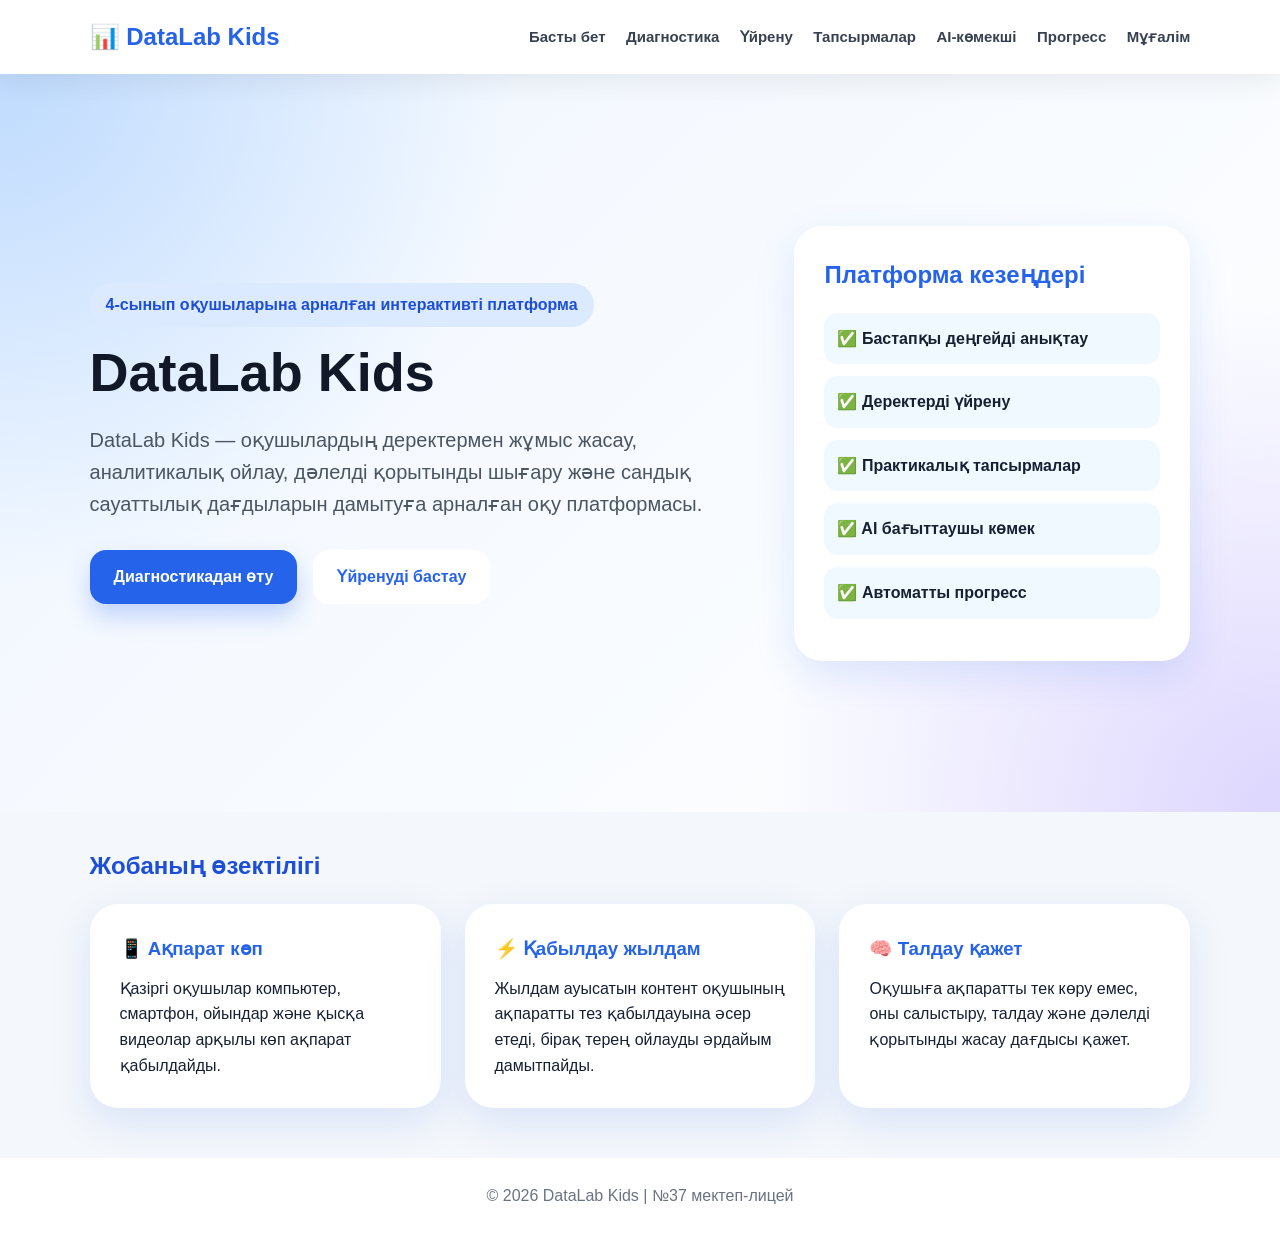
<file: index.html>
<!DOCTYPE html>
<html lang="kk">
<head>
  <meta charset="UTF-8" />
  <meta name="viewport" content="width=device-width, initial-scale=1.0" />
  <title>DataLab Kids | Басты бет</title>
  <link rel="stylesheet" href="css/style.css" />
</head>
<body>

<header class="navbar">
  <div class="logo">📊 DataLab Kids</div>
  <nav>
    <a href="index.html">Басты бет</a>
    <a href="diagnostic.html">Диагностика</a>
    <a href="learn.html">Үйрену</a>
    <a href="tasks.html">Тапсырмалар</a>
    <a href="ai-helper.html">AI-көмекші</a>
    <a href="progress.html">Прогресс</a>
    <a href="teacher.html">Мұғалім</a>
  </nav>
</header>

<section class="hero">
  <div class="hero-content">
    <span class="badge">4-сынып оқушыларына арналған интерактивті платформа</span>
    <h1>DataLab Kids</h1>
    <p>
      DataLab Kids — оқушылардың деректермен жұмыс жасау, аналитикалық ойлау,
      дәлелді қорытынды шығару және сандық сауаттылық дағдыларын дамытуға арналған оқу платформасы.
    </p>

    <div class="hero-buttons">
      <a href="diagnostic.html" class="btn primary">Диагностикадан өту</a>
      <a href="learn.html" class="btn secondary">Үйренуді бастау</a>
    </div>
  </div>

  <div class="hero-card">
    <h3>Платформа кезеңдері</h3>
    <div class="check">✅ Бастапқы деңгейді анықтау</div>
    <div class="check">✅ Деректерді үйрену</div>
    <div class="check">✅ Практикалық тапсырмалар</div>
    <div class="check">✅ AI бағыттаушы көмек</div>
    <div class="check">✅ Автоматты прогресс</div>
  </div>
</section>

<section class="problem-section">
  <h2>Жобаның өзектілігі</h2>
  <div class="cards-3">
    <div class="info-card">
      <h3>📱 Ақпарат көп</h3>
      <p>
        Қазіргі оқушылар компьютер, смартфон, ойындар және қысқа видеолар арқылы
        көп ақпарат қабылдайды.
      </p>
    </div>

    <div class="info-card">
      <h3>⚡ Қабылдау жылдам</h3>
      <p>
        Жылдам ауысатын контент оқушының ақпаратты тез қабылдауына әсер етеді,
        бірақ терең ойлауды әрдайым дамытпайды.
      </p>
    </div>

    <div class="info-card">
      <h3>🧠 Талдау қажет</h3>
      <p>
        Оқушыға ақпаратты тек көру емес, оны салыстыру, талдау және дәлелді қорытынды
        жасау дағдысы қажет.
      </p>
    </div>
  </div>
</section>


<footer>
  <p>© 2026 DataLab Kids | №37 мектеп-лицей</p>
</footer>

</body>
</html>
</file>
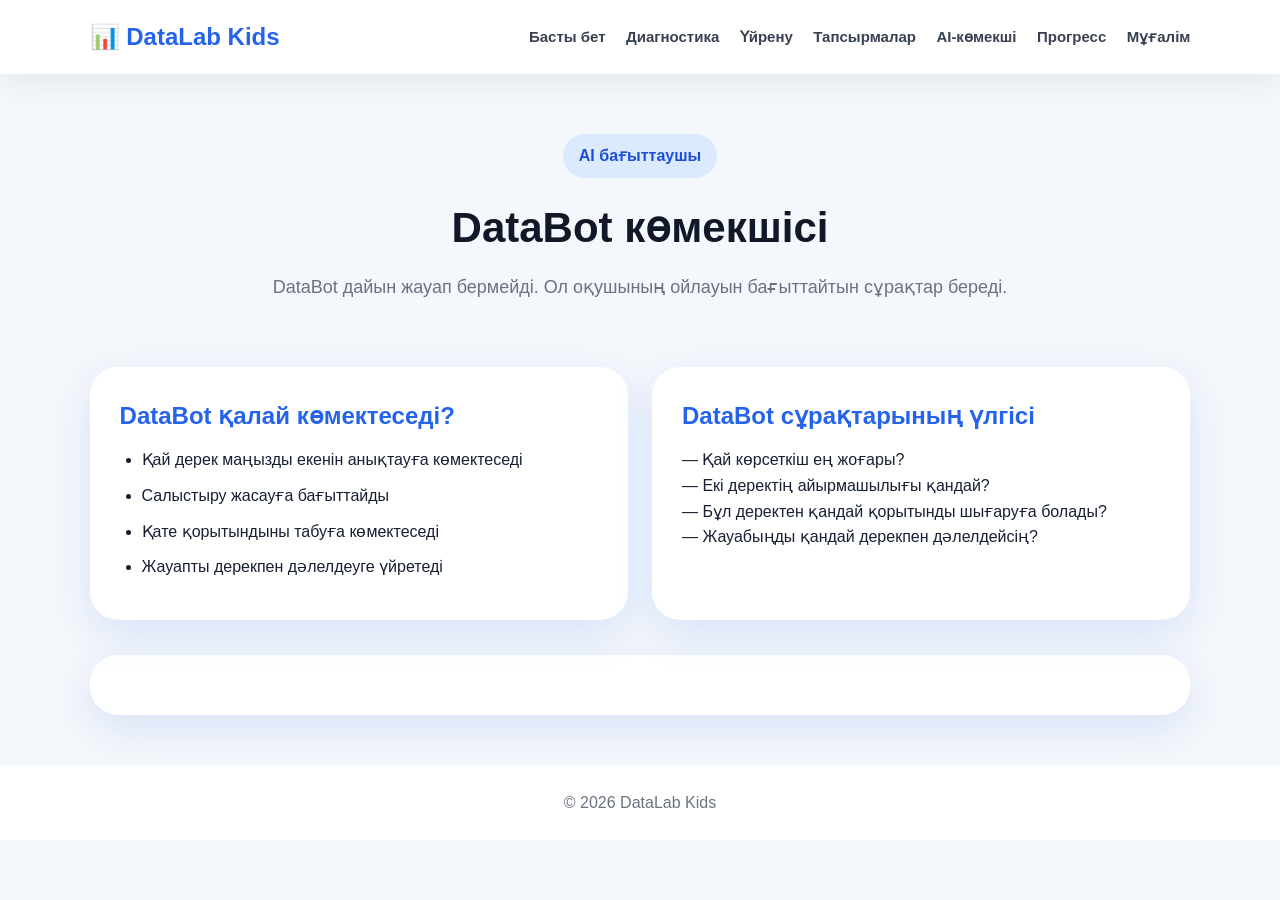
<file: ai-helper.html>
<!DOCTYPE html>
<html lang="kk">
<head>
  <meta charset="UTF-8" />
  <meta name="viewport" content="width=device-width, initial-scale=1.0" />
  <title>DataLab Kids | AI-көмекші</title>
  <link rel="stylesheet" href="css/style.css" />
</head>
<body>

<header class="navbar">
  <div class="logo">📊 DataLab Kids</div>
  <nav>
    <a href="index.html">Басты бет</a>
    <a href="diagnostic.html">Диагностика</a>
    <a href="learn.html">Үйрену</a>
    <a href="tasks.html">Тапсырмалар</a>
    <a href="ai-helper.html">AI-көмекші</a>
    <a href="progress.html">Прогресс</a>
    <a href="teacher.html">Мұғалім</a>
  </nav>
</header>

<section class="page-head">
  <span class="badge">AI бағыттаушы</span>
  <h1>DataBot көмекшісі</h1>
  <p>
    DataBot дайын жауап бермейді. Ол оқушының ойлауын бағыттайтын сұрақтар береді.
  </p>
</section>

<section class="content-grid">
  <div class="info-card big">
    <h2>DataBot қалай көмектеседі?</h2>
    <ul class="nice-list">
      <li>Қай дерек маңызды екенін анықтауға көмектеседі</li>
      <li>Салыстыру жасауға бағыттайды</li>
      <li>Қате қорытындыны табуға көмектеседі</li>
      <li>Жауапты дерекпен дәлелдеуге үйретеді</li>
    </ul>
  </div>

  <div class="info-card big">
    <h2>DataBot сұрақтарының үлгісі</h2>
    <p>— Қай көрсеткіш ең жоғары?</p>
    <p>— Екі деректің айырмашылығы қандай?</p>
    <p>— Бұл деректен қандай қорытынды шығаруға болады?</p>
    <p>— Жауабыңды қандай дерекпен дәлелдейсің?</p>
  </div>
</section>

<section class="bot-area">


  <!-- Elfsight AI Chatbot | Untitled AI Chatbot -->
<script src="https://elfsightcdn.com/platform.js" async></script>
<div class="elfsight-app-5457853e-b808-4b36-85d2-f003d47eeeaa" data-elfsight-app-lazy></div>
</section>

<footer>
  <p>© 2026 DataLab Kids</p>
</footer>

</body>
</html>
</file>
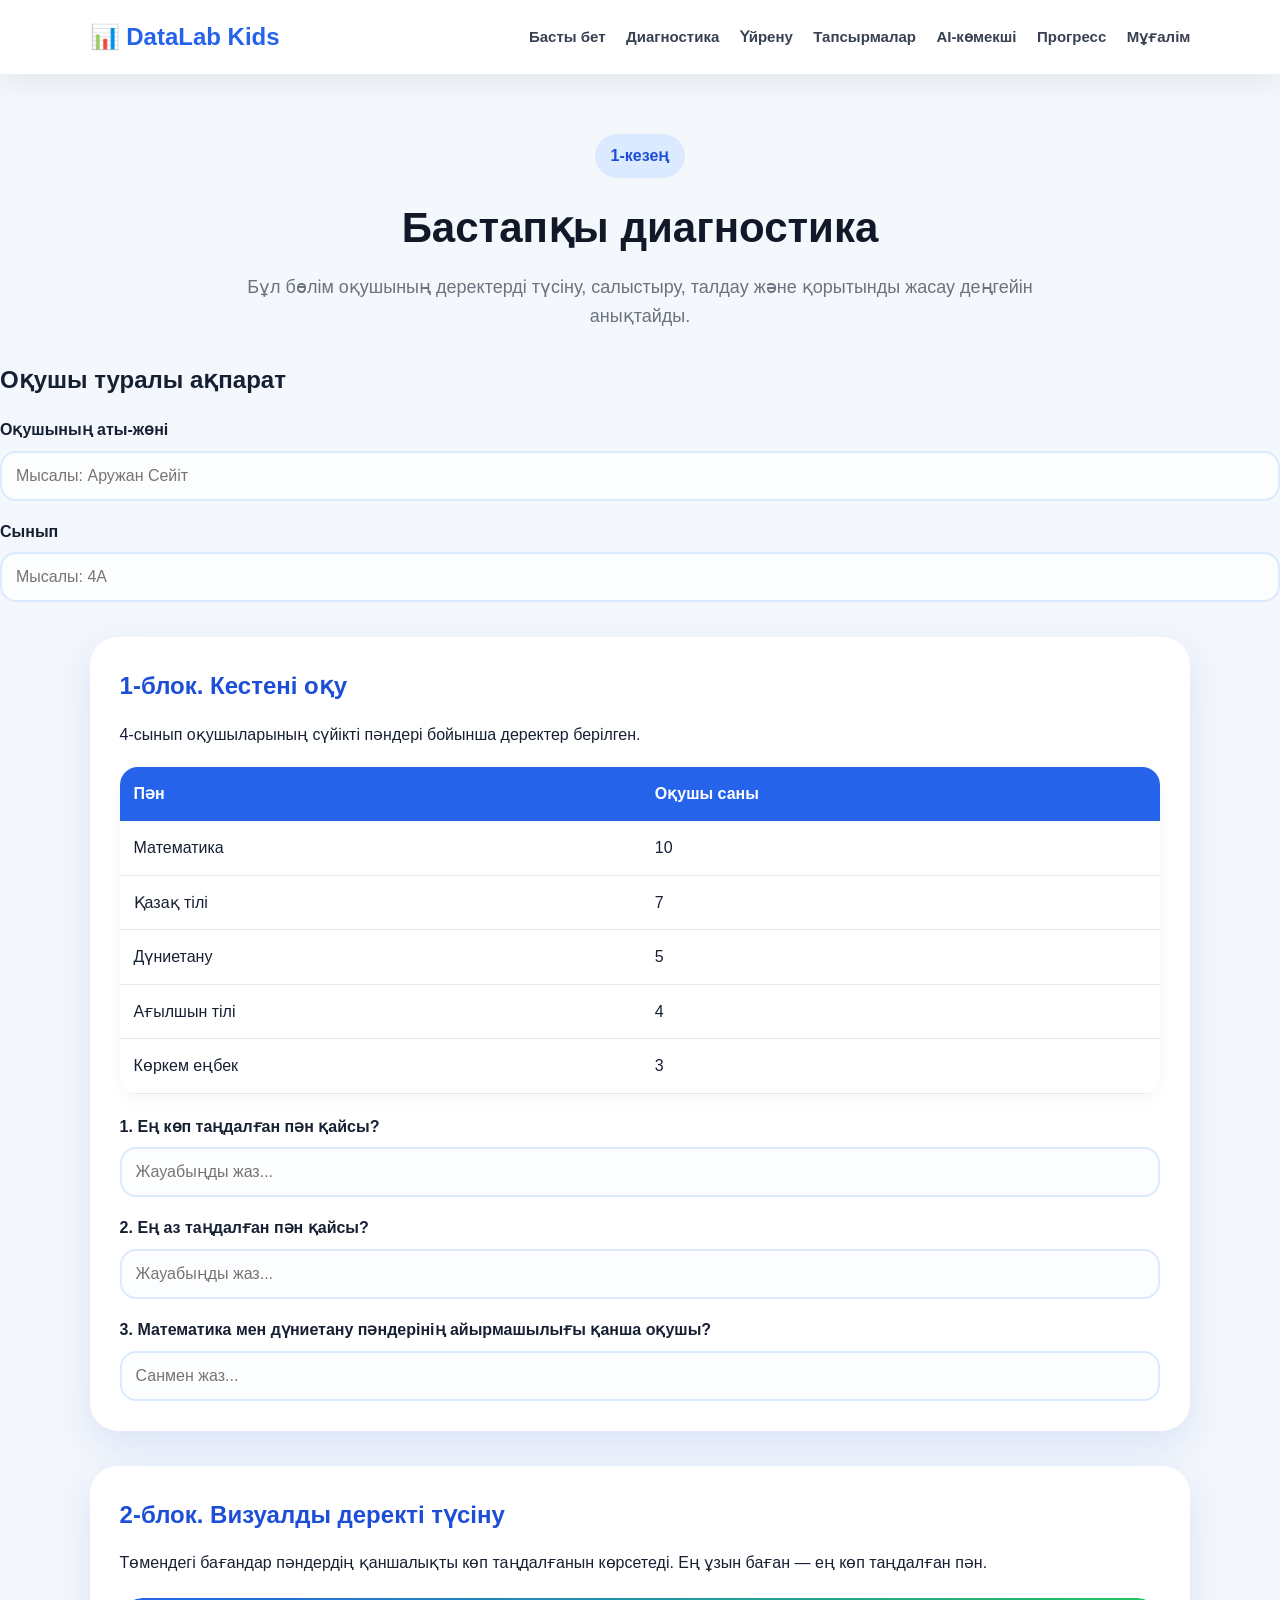
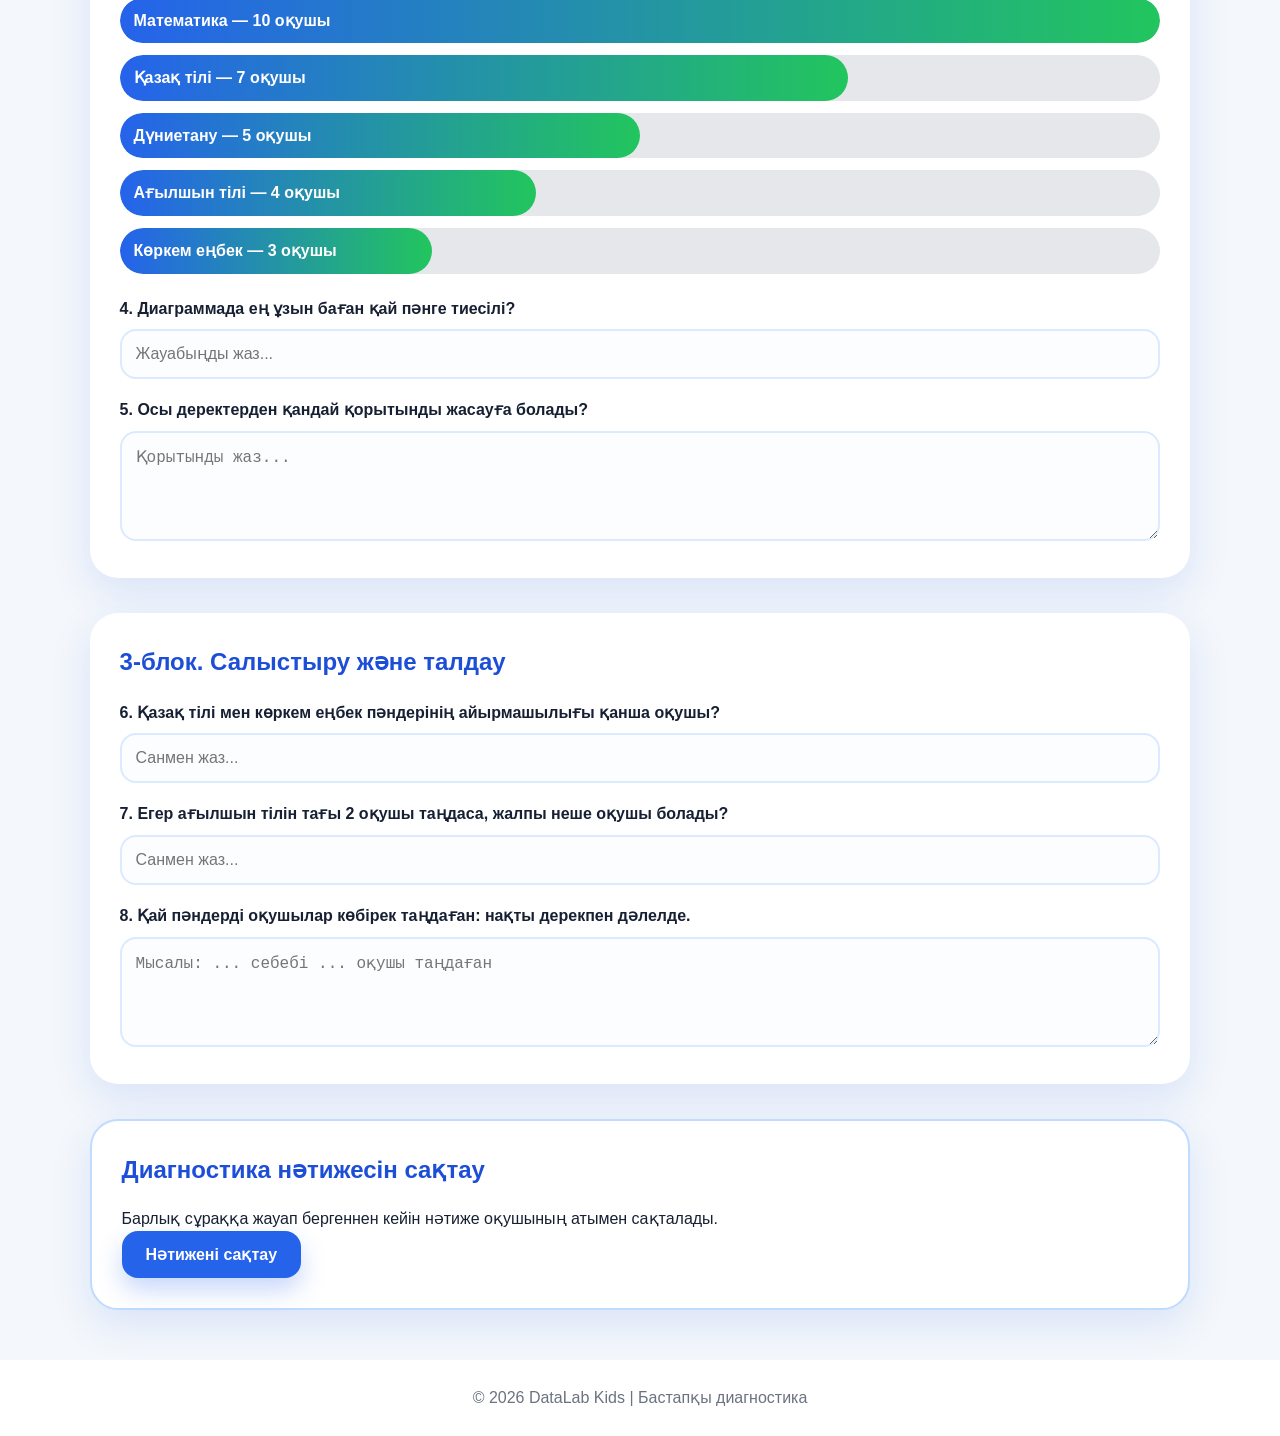
<file: diagnostic.html>
<!DOCTYPE html>
<html lang="kk">
<head>
  <meta charset="UTF-8" />
  <meta name="viewport" content="width=device-width, initial-scale=1.0" />
  <title>DataLab Kids | Диагностика</title>
  <link rel="stylesheet" href="css/style.css" />
</head>
<body>

<header class="navbar">
  <div class="logo">📊 DataLab Kids</div>
  <nav>
    <a href="index.html">Басты бет</a>
    <a href="diagnostic.html">Диагностика</a>
    <a href="learn.html">Үйрену</a>
    <a href="tasks.html">Тапсырмалар</a>
    <a href="ai-helper.html">AI-көмекші</a>
    <a href="progress.html">Прогресс</a>
    <a href="teacher.html">Мұғалім</a>
  </nav>
</header>

<section class="page-head">
  <span class="badge">1-кезең</span>
  <h1>Бастапқы диагностика</h1>
  <p>
    Бұл бөлім оқушының деректерді түсіну, салыстыру, талдау және қорытынды жасау
    деңгейін анықтайды.
  </p>
</section>

<section class="student-box">
  <h2>Оқушы туралы ақпарат</h2>

  <label>Оқушының аты-жөні</label>
  <input id="studentName" type="text" placeholder="Мысалы: Аружан Сейіт" />

  <label>Сынып</label>
  <input id="studentClass" type="text" placeholder="Мысалы: 4А" />
</section>

<section class="task-card">
  <h2>1-блок. Кестені оқу</h2>
  <p>4-сынып оқушыларының сүйікті пәндері бойынша деректер берілген.</p>

  <table>
    <tr>
      <th>Пән</th>
      <th>Оқушы саны</th>
    </tr>
    <tr>
      <td>Математика</td>
      <td>10</td>
    </tr>
    <tr>
      <td>Қазақ тілі</td>
      <td>7</td>
    </tr>
    <tr>
      <td>Дүниетану</td>
      <td>5</td>
    </tr>
    <tr>
      <td>Ағылшын тілі</td>
      <td>4</td>
    </tr>
    <tr>
      <td>Көркем еңбек</td>
      <td>3</td>
    </tr>
  </table>

  <label>1. Ең көп таңдалған пән қайсы?</label>
  <input id="d1" type="text" placeholder="Жауабыңды жаз..." />

  <label>2. Ең аз таңдалған пән қайсы?</label>
  <input id="d2" type="text" placeholder="Жауабыңды жаз..." />

  <label>3. Математика мен дүниетану пәндерінің айырмашылығы қанша оқушы?</label>
  <input id="d3" type="text" placeholder="Санмен жаз..." />
</section>

<section class="task-card">
  <h2>2-блок. Визуалды деректі түсіну</h2>
  <p>
    Төмендегі бағандар пәндердің қаншалықты көп таңдалғанын көрсетеді.
    Ең ұзын баған — ең көп таңдалған пән.
  </p>

  <div class="visual-bars">
    <div><span style="width:100%">Математика — 10 оқушы</span></div>
    <div><span style="width:70%">Қазақ тілі — 7 оқушы</span></div>
    <div><span style="width:50%">Дүниетану — 5 оқушы</span></div>
    <div><span style="width:40%">Ағылшын тілі — 4 оқушы</span></div>
    <div><span style="width:30%">Көркем еңбек — 3 оқушы</span></div>
  </div>

  <label>4. Диаграммада ең ұзын баған қай пәнге тиесілі?</label>
  <input id="d4" type="text" placeholder="Жауабыңды жаз..." />

  <label>5. Осы деректерден қандай қорытынды жасауға болады?</label>
  <textarea id="d5" placeholder="Қорытынды жаз..."></textarea>
</section>

<section class="task-card">
  <h2>3-блок. Салыстыру және талдау</h2>

  <label>6. Қазақ тілі мен көркем еңбек пәндерінің айырмашылығы қанша оқушы?</label>
  <input id="d6" type="text" placeholder="Санмен жаз..." />

  <label>7. Егер ағылшын тілін тағы 2 оқушы таңдаса, жалпы неше оқушы болады?</label>
  <input id="d7" type="text" placeholder="Санмен жаз..." />

  <label>8. Қай пәндерді оқушылар көбірек таңдаған: нақты дерекпен дәлелде.</label>
  <textarea id="d8" placeholder="Мысалы: ... себебі ... оқушы таңдаған"></textarea>
</section>

<section class="task-card final-card">
  <h2>Диагностика нәтижесін сақтау</h2>
  <p>
    Барлық сұраққа жауап бергеннен кейін нәтиже оқушының атымен сақталады.
  </p>

  <button class="btn primary" onclick="checkDiagnostic()">Нәтижені сақтау</button>

  <div id="diagnosticResult" class="result-box"></div>
</section>

<footer>
  <p>© 2026 DataLab Kids | Бастапқы диагностика</p>
</footer>

<script src="js/app.js"></script>
</body>
</html>
</file>
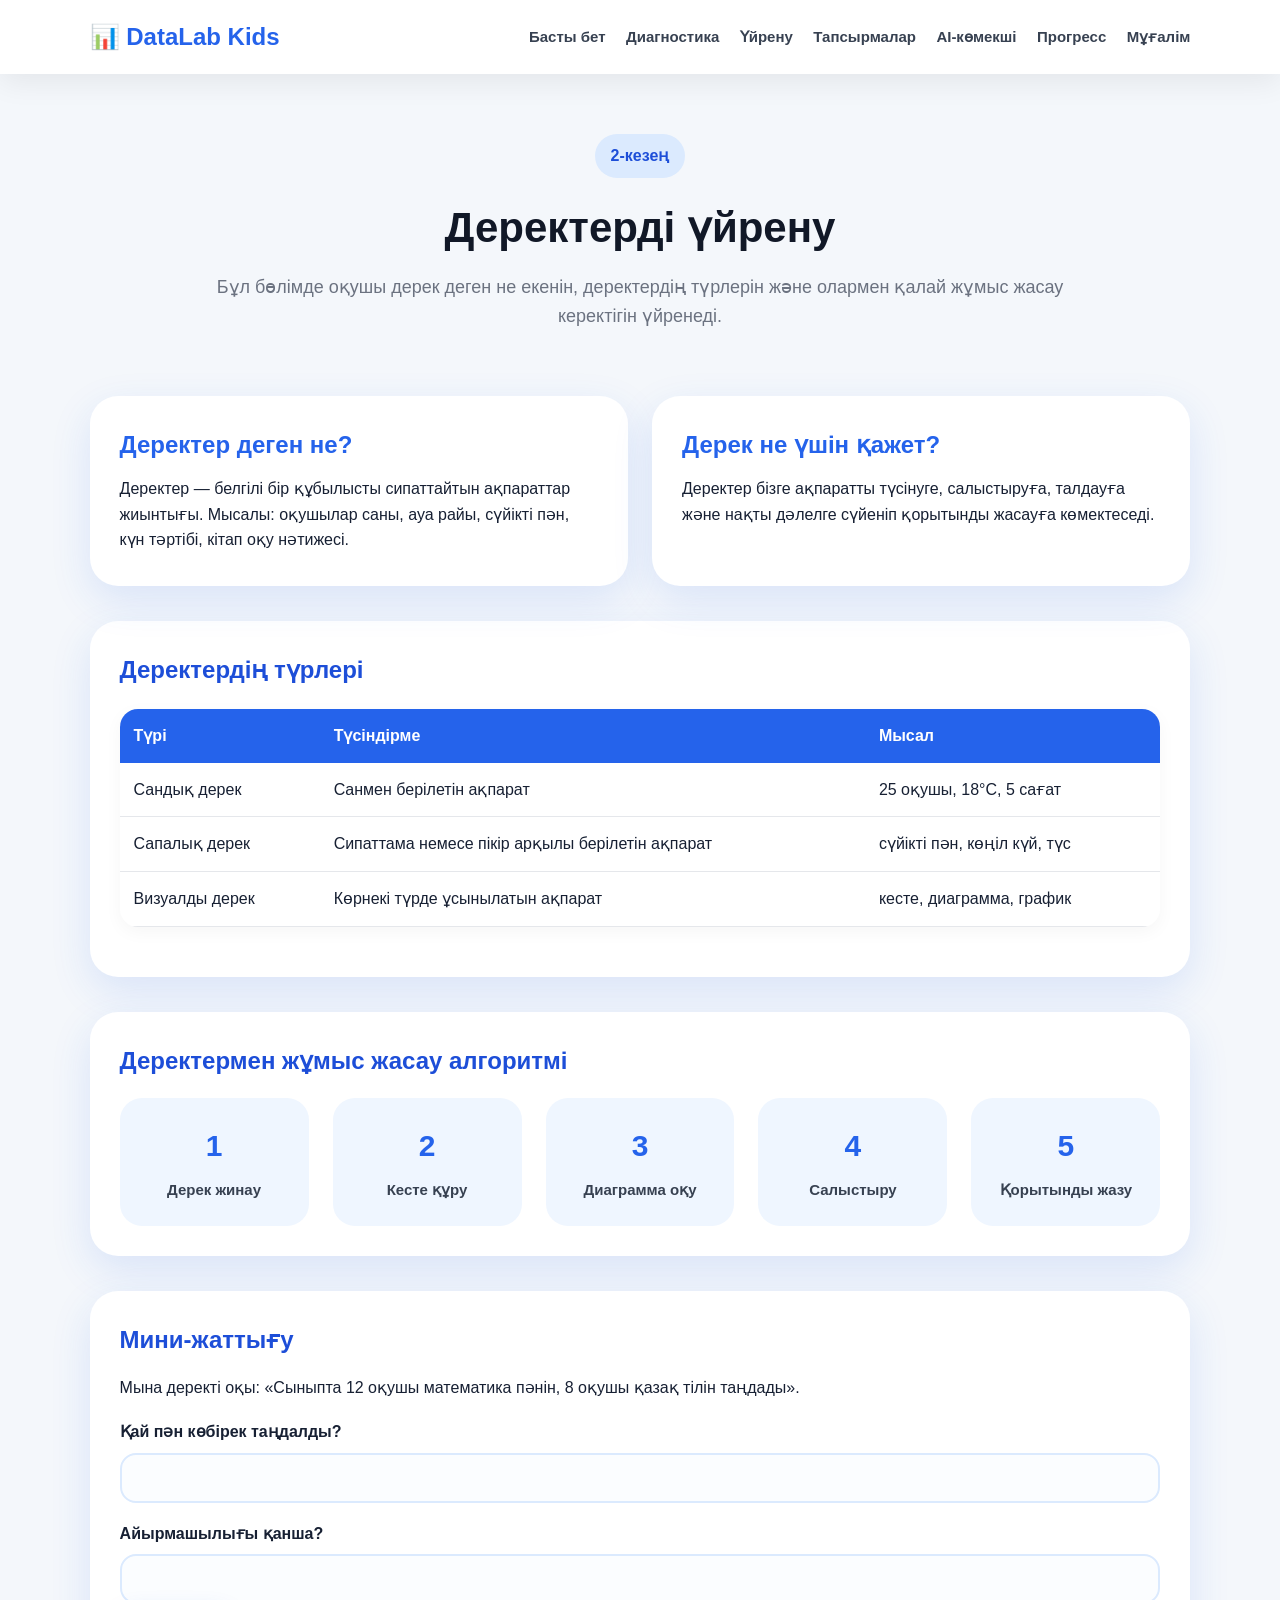
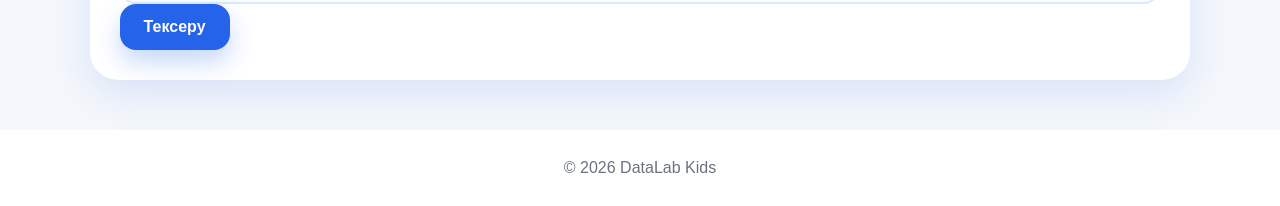
<file: learn.html>
<!DOCTYPE html>
<html lang="kk">
<head>
  <meta charset="UTF-8" />
  <meta name="viewport" content="width=device-width, initial-scale=1.0" />
  <title>DataLab Kids | Деректерді үйрену</title>
  <link rel="stylesheet" href="css/style.css" />
</head>
<body>

<header class="navbar">
  <div class="logo">📊 DataLab Kids</div>
  <nav>
    <a href="index.html">Басты бет</a>
    <a href="diagnostic.html">Диагностика</a>
    <a href="learn.html">Үйрену</a>
    <a href="tasks.html">Тапсырмалар</a>
    <a href="ai-helper.html">AI-көмекші</a>
    <a href="progress.html">Прогресс</a>
    <a href="teacher.html">Мұғалім</a>
  </nav>
</header>

<section class="page-head">
  <span class="badge">2-кезең</span>
  <h1>Деректерді үйрену</h1>
  <p>
    Бұл бөлімде оқушы дерек деген не екенін, деректердің түрлерін және
    олармен қалай жұмыс жасау керектігін үйренеді.
  </p>
</section>

<section class="content-grid">
  <div class="info-card big">
    <h2>Деректер деген не?</h2>
    <p>
      Деректер — белгілі бір құбылысты сипаттайтын ақпараттар жиынтығы.
      Мысалы: оқушылар саны, ауа райы, сүйікті пән, күн тәртібі,
      кітап оқу нәтижесі.
    </p>
  </div>

  <div class="info-card big">
    <h2>Дерек не үшін қажет?</h2>
    <p>
      Деректер бізге ақпаратты түсінуге, салыстыруға, талдауға және
      нақты дәлелге сүйеніп қорытынды жасауға көмектеседі.
    </p>
  </div>
</section>

<section class="table-box">
  <h2>Деректердің түрлері</h2>
  <table>
    <tr>
      <th>Түрі</th>
      <th>Түсіндірме</th>
      <th>Мысал</th>
    </tr>
    <tr>
      <td>Сандық дерек</td>
      <td>Санмен берілетін ақпарат</td>
      <td>25 оқушы, 18°C, 5 сағат</td>
    </tr>
    <tr>
      <td>Сапалық дерек</td>
      <td>Сипаттама немесе пікір арқылы берілетін ақпарат</td>
      <td>сүйікті пән, көңіл күй, түс</td>
    </tr>
    <tr>
      <td>Визуалды дерек</td>
      <td>Көрнекі түрде ұсынылатын ақпарат</td>
      <td>кесте, диаграмма, график</td>
    </tr>
  </table>
</section>

<section class="algorithm-section">
  <h2>Деректермен жұмыс жасау алгоритмі</h2>

  <div class="steps-row">
    <div class="step-box">1<span>Дерек жинау</span></div>
    <div class="step-box">2<span>Кесте құру</span></div>
    <div class="step-box">3<span>Диаграмма оқу</span></div>
    <div class="step-box">4<span>Салыстыру</span></div>
    <div class="step-box">5<span>Қорытынды жазу</span></div>
  </div>
</section>

<section class="task-card">
  <h2>Мини-жаттығу</h2>
  <p>Мына деректі оқы: «Сыныпта 12 оқушы математика пәнін, 8 оқушы қазақ тілін таңдады».</p>

  <label>Қай пән көбірек таңдалды?</label>
  <input id="mini1" type="text" />

  <label>Айырмашылығы қанша?</label>
  <input id="mini2" type="text" />

  <button class="btn primary" onclick="checkMiniPractice()">Тексеру</button>
  <div id="miniResult" class="result-box"></div>
</section>

<footer>
  <p>© 2026 DataLab Kids</p>
</footer>

<script src="js/app.js"></script>
</body>
</html>
</file>
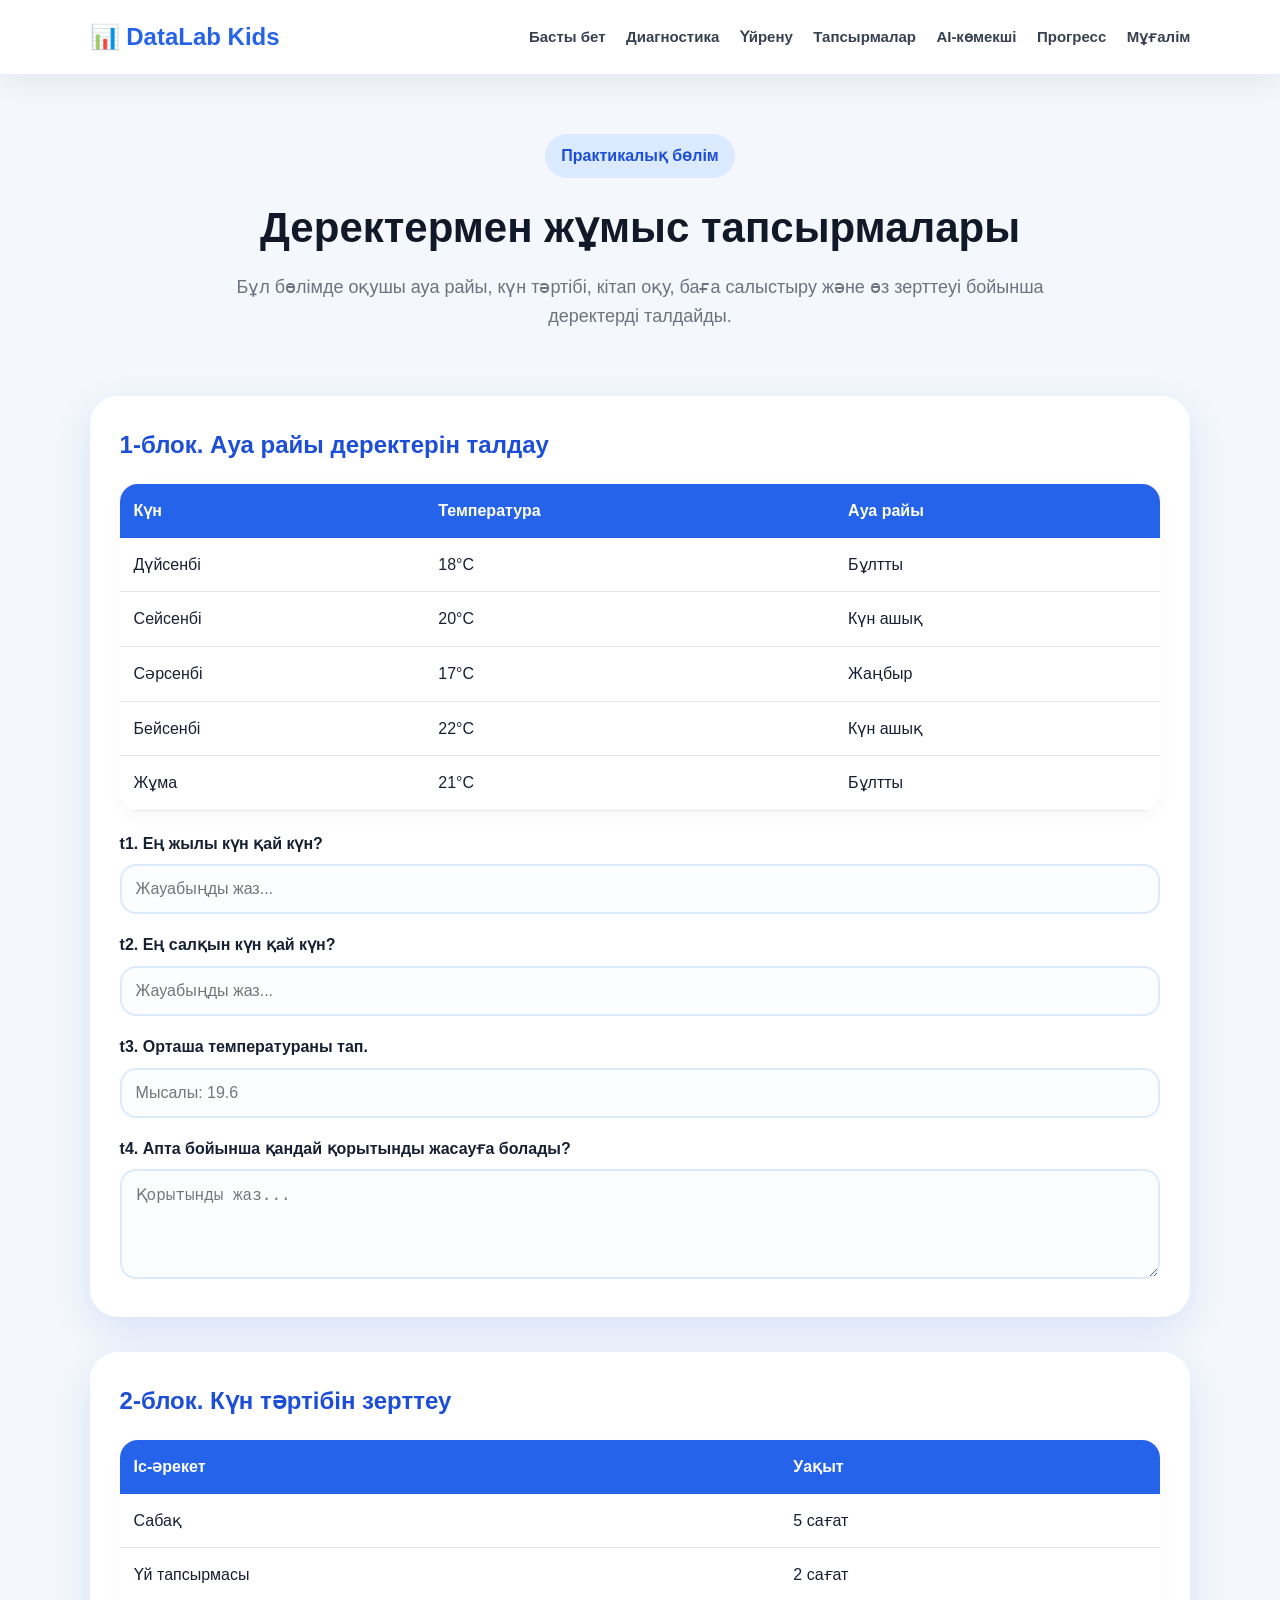
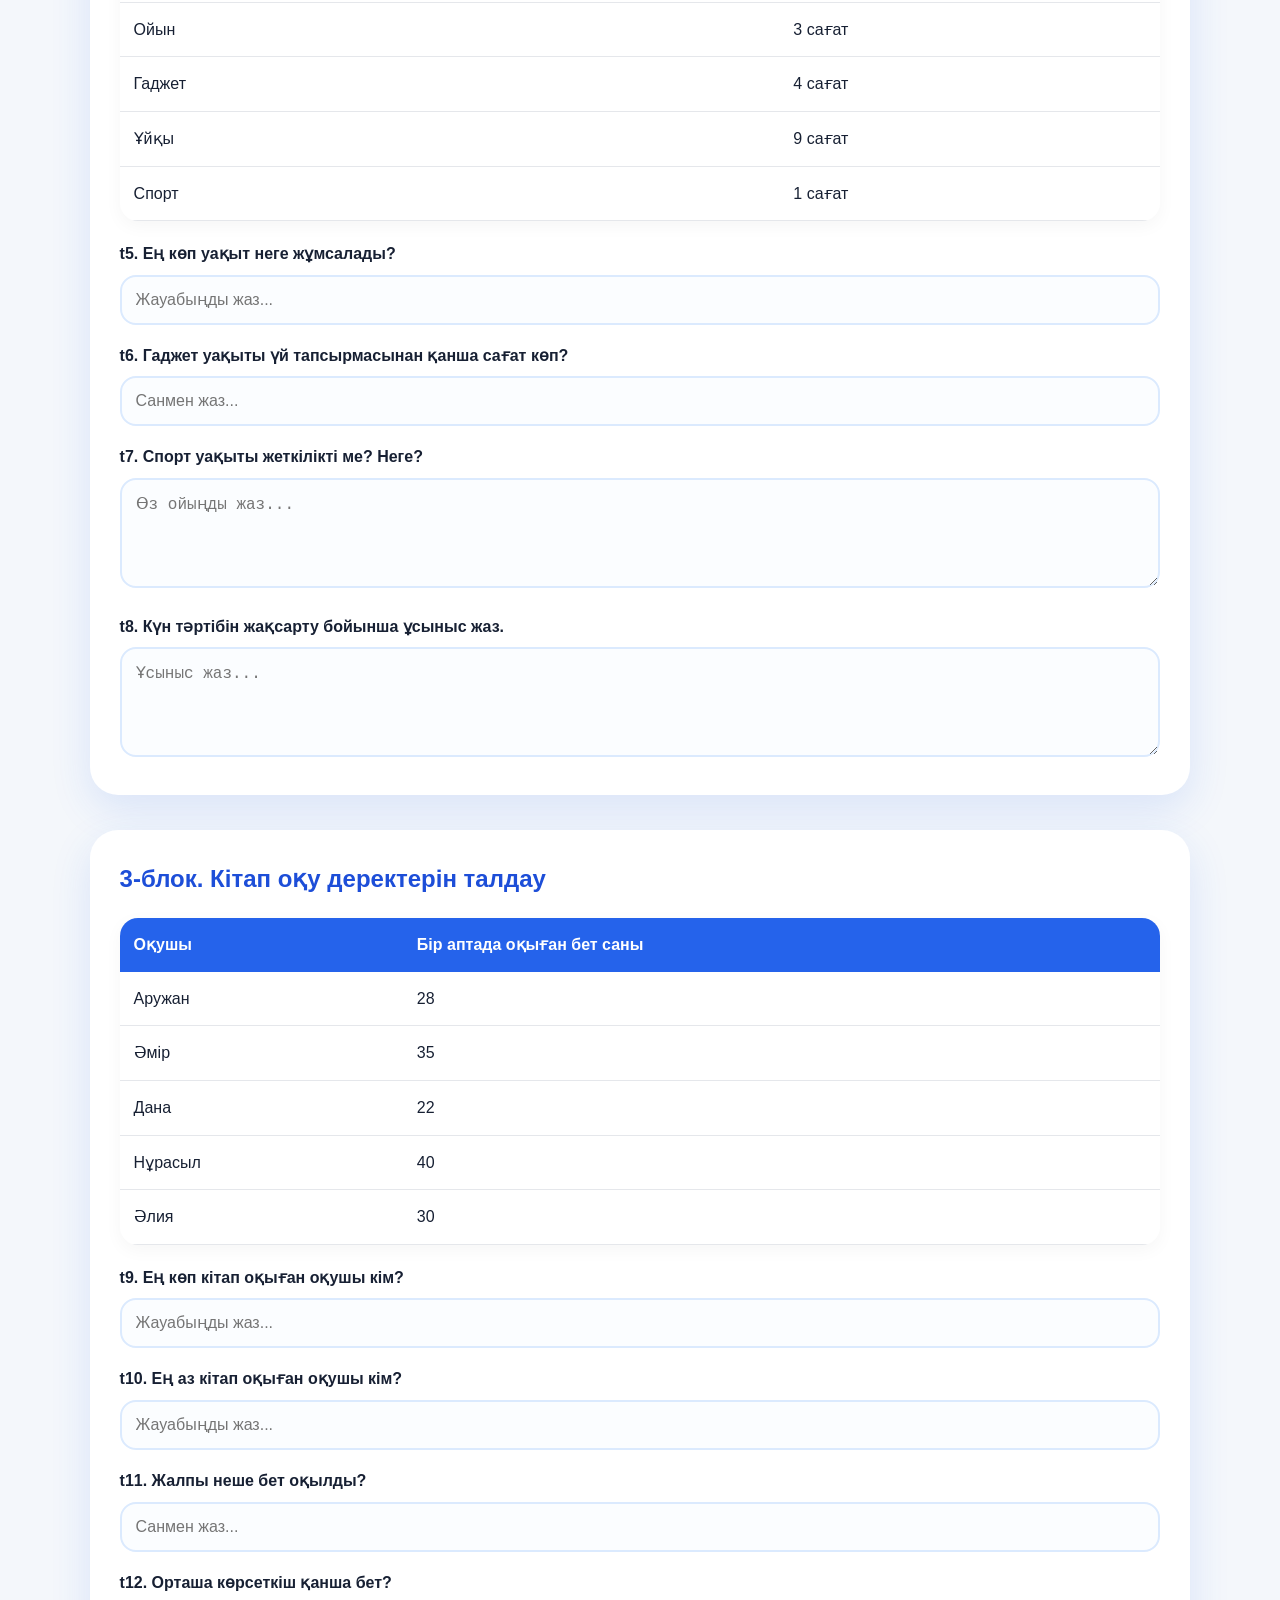
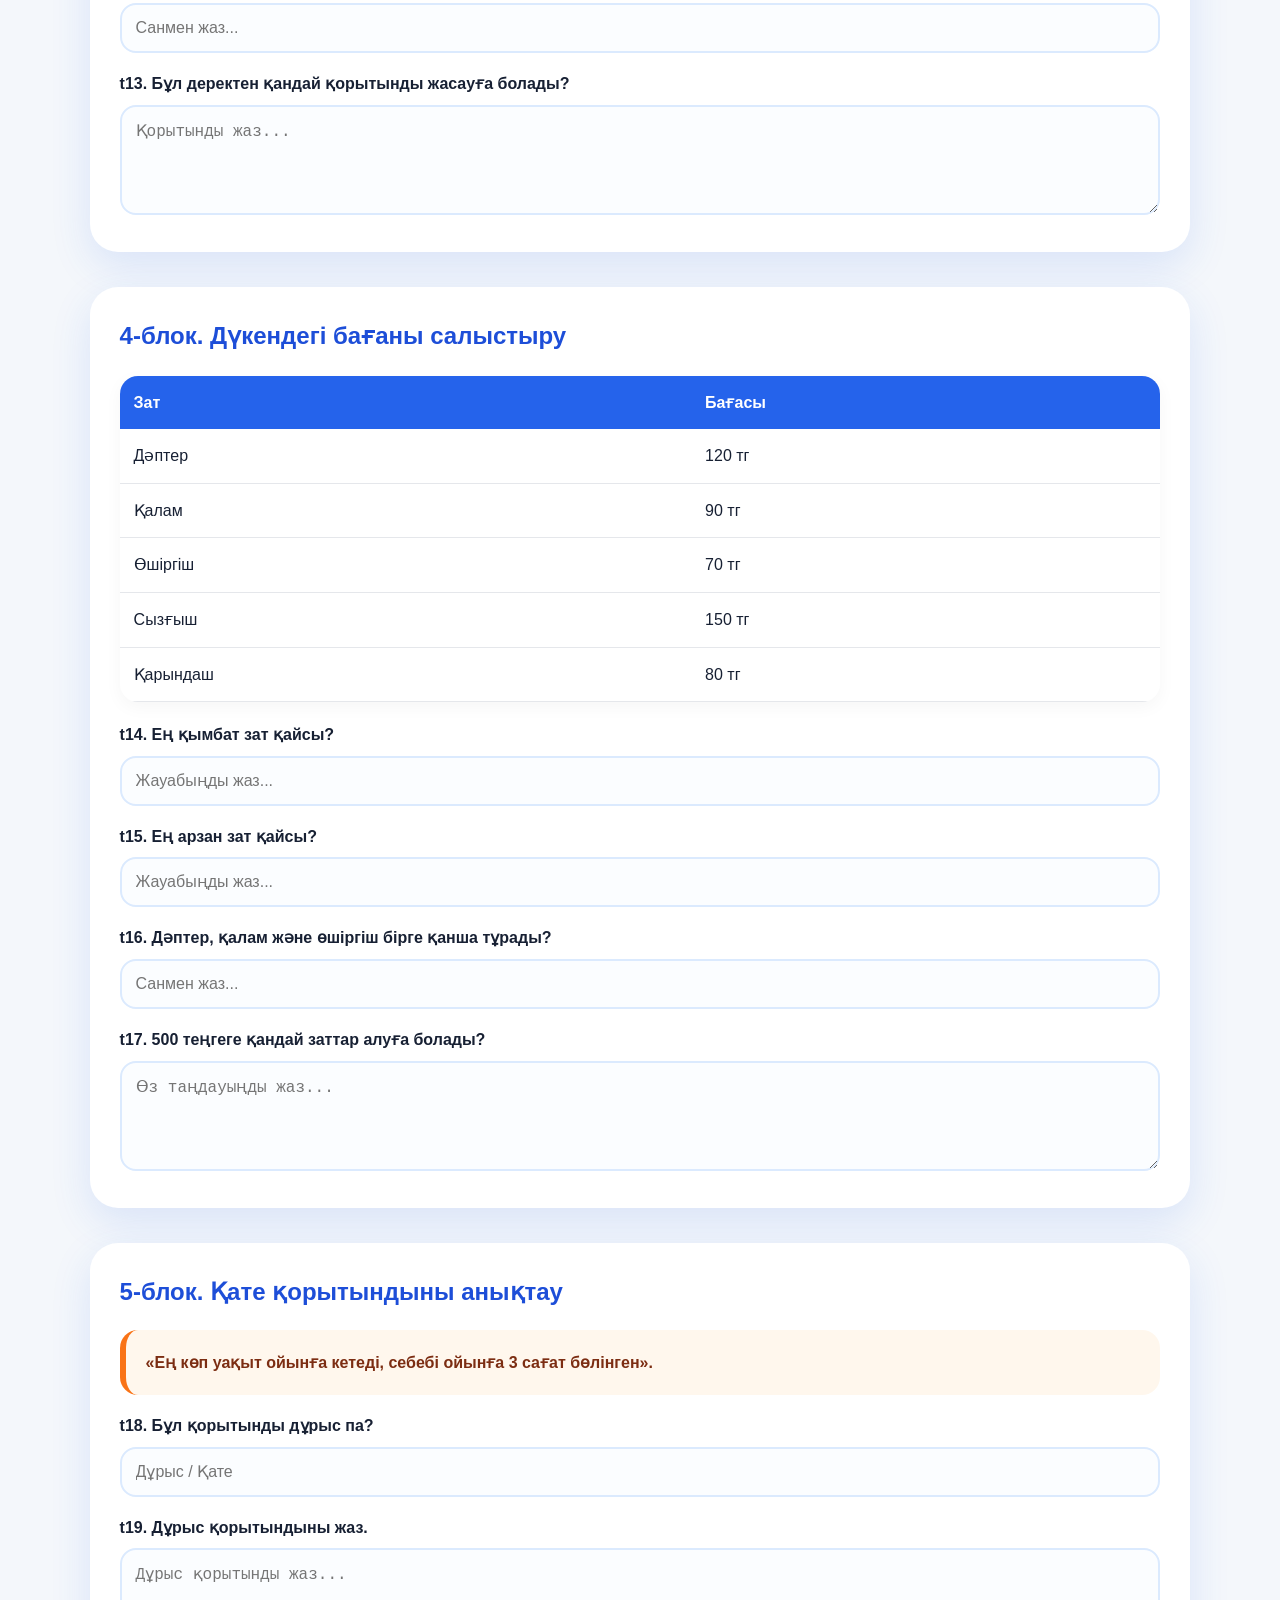
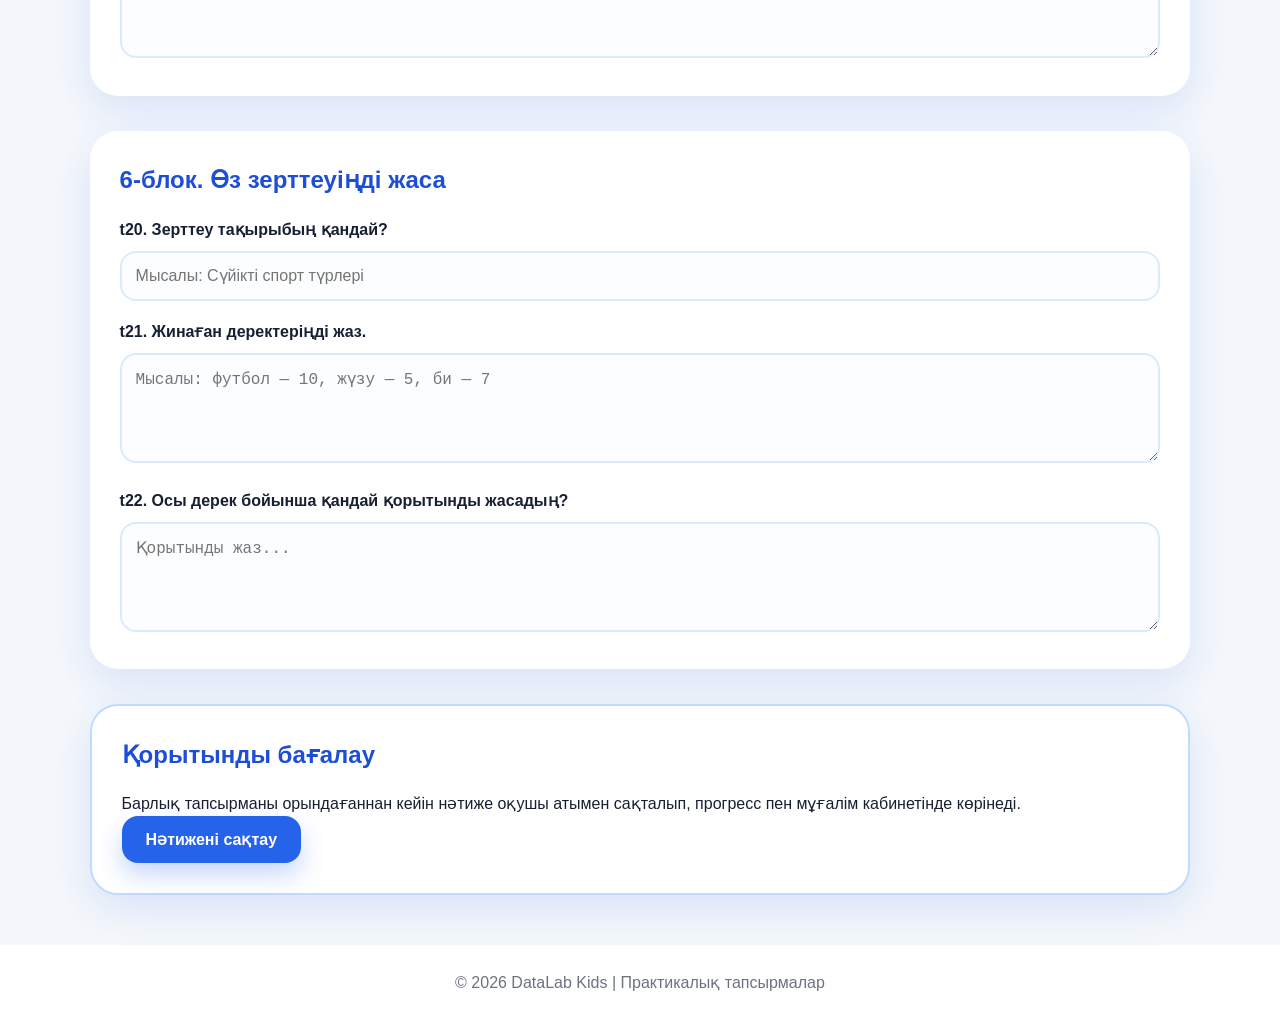
<file: tasks.html>
<!DOCTYPE html>
<html lang="kk">
<head>
  <meta charset="UTF-8" />
  <meta name="viewport" content="width=device-width, initial-scale=1.0" />
  <title>DataLab Kids | Тапсырмалар</title>
  <link rel="stylesheet" href="css/style.css" />
</head>

<body>

<header class="navbar">
  <div class="logo">📊 DataLab Kids</div>
  <nav>
    <a href="index.html">Басты бет</a>
    <a href="diagnostic.html">Диагностика</a>
    <a href="learn.html">Үйрену</a>
    <a href="tasks.html">Тапсырмалар</a>
    <a href="ai-helper.html">AI-көмекші</a>
    <a href="progress.html">Прогресс</a>
    <a href="teacher.html">Мұғалім</a>
  </nav>
</header>

<section class="page-head">
  <span class="badge">Практикалық бөлім</span>
  <h1>Деректермен жұмыс тапсырмалары</h1>
  <p>
    Бұл бөлімде оқушы ауа райы, күн тәртібі, кітап оқу, баға салыстыру және өз зерттеуі бойынша деректерді талдайды.
  </p>
</section>

<section class="task-card">
  <h2>1-блок. Ауа райы деректерін талдау</h2>

  <table>
    <tr><th>Күн</th><th>Температура</th><th>Ауа райы</th></tr>
    <tr><td>Дүйсенбі</td><td>18°C</td><td>Бұлтты</td></tr>
    <tr><td>Сейсенбі</td><td>20°C</td><td>Күн ашық</td></tr>
    <tr><td>Сәрсенбі</td><td>17°C</td><td>Жаңбыр</td></tr>
    <tr><td>Бейсенбі</td><td>22°C</td><td>Күн ашық</td></tr>
    <tr><td>Жұма</td><td>21°C</td><td>Бұлтты</td></tr>
  </table>

  <label>t1. Ең жылы күн қай күн?</label>
  <input id="t1" type="text" placeholder="Жауабыңды жаз..." />

  <label>t2. Ең салқын күн қай күн?</label>
  <input id="t2" type="text" placeholder="Жауабыңды жаз..." />

  <label>t3. Орташа температураны тап.</label>
  <input id="t3" type="text" placeholder="Мысалы: 19.6" />

  <label>t4. Апта бойынша қандай қорытынды жасауға болады?</label>
  <textarea id="t4" placeholder="Қорытынды жаз..."></textarea>
</section>

<section class="task-card">
  <h2>2-блок. Күн тәртібін зерттеу</h2>

  <table>
    <tr><th>Іс-әрекет</th><th>Уақыт</th></tr>
    <tr><td>Сабақ</td><td>5 сағат</td></tr>
    <tr><td>Үй тапсырмасы</td><td>2 сағат</td></tr>
    <tr><td>Ойын</td><td>3 сағат</td></tr>
    <tr><td>Гаджет</td><td>4 сағат</td></tr>
    <tr><td>Ұйқы</td><td>9 сағат</td></tr>
    <tr><td>Спорт</td><td>1 сағат</td></tr>
  </table>

  <label>t5. Ең көп уақыт неге жұмсалады?</label>
  <input id="t5" type="text" placeholder="Жауабыңды жаз..." />

  <label>t6. Гаджет уақыты үй тапсырмасынан қанша сағат көп?</label>
  <input id="t6" type="text" placeholder="Санмен жаз..." />

  <label>t7. Спорт уақыты жеткілікті ме? Неге?</label>
  <textarea id="t7" placeholder="Өз ойыңды жаз..."></textarea>

  <label>t8. Күн тәртібін жақсарту бойынша ұсыныс жаз.</label>
  <textarea id="t8" placeholder="Ұсыныс жаз..."></textarea>
</section>

<section class="task-card">
  <h2>3-блок. Кітап оқу деректерін талдау</h2>

  <table>
    <tr><th>Оқушы</th><th>Бір аптада оқыған бет саны</th></tr>
    <tr><td>Аружан</td><td>28</td></tr>
    <tr><td>Әмір</td><td>35</td></tr>
    <tr><td>Дана</td><td>22</td></tr>
    <tr><td>Нұрасыл</td><td>40</td></tr>
    <tr><td>Әлия</td><td>30</td></tr>
  </table>

  <label>t9. Ең көп кітап оқыған оқушы кім?</label>
  <input id="t9" type="text" placeholder="Жауабыңды жаз..." />

  <label>t10. Ең аз кітап оқыған оқушы кім?</label>
  <input id="t10" type="text" placeholder="Жауабыңды жаз..." />

  <label>t11. Жалпы неше бет оқылды?</label>
  <input id="t11" type="text" placeholder="Санмен жаз..." />

  <label>t12. Орташа көрсеткіш қанша бет?</label>
  <input id="t12" type="text" placeholder="Санмен жаз..." />

  <label>t13. Бұл деректен қандай қорытынды жасауға болады?</label>
  <textarea id="t13" placeholder="Қорытынды жаз..."></textarea>
</section>

<section class="task-card">
  <h2>4-блок. Дүкендегі бағаны салыстыру</h2>

  <table>
    <tr><th>Зат</th><th>Бағасы</th></tr>
    <tr><td>Дәптер</td><td>120 тг</td></tr>
    <tr><td>Қалам</td><td>90 тг</td></tr>
    <tr><td>Өшіргіш</td><td>70 тг</td></tr>
    <tr><td>Сызғыш</td><td>150 тг</td></tr>
    <tr><td>Қарындаш</td><td>80 тг</td></tr>
  </table>

  <label>t14. Ең қымбат зат қайсы?</label>
  <input id="t14" type="text" placeholder="Жауабыңды жаз..." />

  <label>t15. Ең арзан зат қайсы?</label>
  <input id="t15" type="text" placeholder="Жауабыңды жаз..." />

  <label>t16. Дәптер, қалам және өшіргіш бірге қанша тұрады?</label>
  <input id="t16" type="text" placeholder="Санмен жаз..." />

  <label>t17. 500 теңгеге қандай заттар алуға болады?</label>
  <textarea id="t17" placeholder="Өз таңдауыңды жаз..."></textarea>
</section>

<section class="task-card">
  <h2>5-блок. Қате қорытындыны анықтау</h2>

  <div class="wrong-box">
    «Ең көп уақыт ойынға кетеді, себебі ойынға 3 сағат бөлінген».
  </div>

  <label>t18. Бұл қорытынды дұрыс па?</label>
  <input id="t18" type="text" placeholder="Дұрыс / Қате" />

  <label>t19. Дұрыс қорытындыны жаз.</label>
  <textarea id="t19" placeholder="Дұрыс қорытынды жаз..."></textarea>
</section>

<section class="task-card">
  <h2>6-блок. Өз зерттеуіңді жаса</h2>

  <label>t20. Зерттеу тақырыбың қандай?</label>
  <input id="t20" type="text" placeholder="Мысалы: Сүйікті спорт түрлері" />

  <label>t21. Жинаған деректеріңді жаз.</label>
  <textarea id="t21" placeholder="Мысалы: футбол — 10, жүзу — 5, би — 7"></textarea>

  <label>t22. Осы дерек бойынша қандай қорытынды жасадың?</label>
  <textarea id="t22" placeholder="Қорытынды жаз..."></textarea>
</section>

<section class="task-card final-card">
  <h2>Қорытынды бағалау</h2>
  <p>
    Барлық тапсырманы орындағаннан кейін нәтиже оқушы атымен сақталып,
    прогресс пен мұғалім кабинетінде көрінеді.
  </p>

  <button class="btn primary" onclick="checkTasks()">Нәтижені сақтау</button>

  <div id="taskResult" class="result-box"></div>
</section>

<footer>
  <p>© 2026 DataLab Kids | Практикалық тапсырмалар</p>
</footer>

<script src="js/app.js"></script>
</body>
</html>
</file>
<file: css/style.css>
* {
  margin: 0;
  padding: 0;
  box-sizing: border-box;
}

:root {
  --blue: #2563eb;
  --dark-blue: #1d4ed8;
  --light-blue: #dbeafe;
  --green: #22c55e;
  --purple: #7c3aed;
  --yellow: #facc15;
  --red: #ef4444;
  --text: #172033;
  --muted: #6b7280;
  --bg: #f4f7fb;
  --white: #ffffff;
  --shadow: 0 14px 40px rgba(37, 99, 235, 0.13);
}

body {
  background: var(--bg);
  color: var(--text);
  font-family: "Segoe UI", Arial, sans-serif;
  line-height: 1.6;
}

.navbar {
  background: rgba(255, 255, 255, 0.96);
  padding: 18px 7%;
  display: flex;
  justify-content: space-between;
  align-items: center;
  box-shadow: 0 8px 30px rgba(0,0,0,0.07);
  position: sticky;
  top: 0;
  z-index: 99;
  backdrop-filter: blur(12px);
}

.logo {
  font-size: 24px;
  font-weight: 900;
  color: var(--blue);
}

nav a {
  color: #374151;
  text-decoration: none;
  margin-left: 16px;
  font-weight: 700;
  font-size: 15px;
}

nav a:hover {
  color: var(--blue);
}

.hero {
  min-height: 82vh;
  padding: 80px 7%;
  display: grid;
  grid-template-columns: 1.25fr 0.75fr;
  gap: 45px;
  align-items: center;
  background:
    radial-gradient(circle at top left, #bfdbfe, transparent 35%),
    radial-gradient(circle at bottom right, #ddd6fe, transparent 35%),
    linear-gradient(135deg, #eff6ff, #ffffff);
}

.badge {
  display: inline-block;
  background: var(--light-blue);
  color: var(--dark-blue);
  padding: 9px 16px;
  border-radius: 999px;
  font-weight: 800;
  margin-bottom: 20px;
}

.hero h1 {
  font-size: 54px;
  line-height: 1.1;
  margin-bottom: 22px;
  color: #111827;
}

.hero p {
  font-size: 20px;
  max-width: 760px;
  color: #4b5563;
}

.hero-buttons {
  margin-top: 30px;
  display: flex;
  gap: 16px;
  flex-wrap: wrap;
}

.btn {
  border: none;
  border-radius: 16px;
  padding: 14px 24px;
  font-size: 16px;
  font-weight: 800;
  text-decoration: none;
  cursor: pointer;
  display: inline-block;
  transition: 0.25s ease;
}

.btn:hover {
  transform: translateY(-2px);
}

.primary {
  background: var(--blue);
  color: white;
  box-shadow: 0 12px 24px rgba(37,99,235,0.25);
}

.secondary {
  background: white;
  color: var(--blue);
  border: 2px solid var(--blue);
}

.danger {
  background: var(--red);
  color: white;
}

.hero-card,
.info-card,
.task-card,
.research-info,
.table-box,
.bot-area,
.recommend,
.progress-card,
.dash-card,
.chart-section,
.algorithm-section,
.danger-zone {
  background: white;
  border-radius: 28px;
  padding: 30px;
  box-shadow: var(--shadow);
}

.hero-card h3 {
  font-size: 24px;
  color: var(--blue);
  margin-bottom: 18px;
}

.check {
  padding: 13px;
  margin-bottom: 12px;
  background: #f0f9ff;
  border-radius: 14px;
  font-weight: 700;
}

.problem-section,
.research-info,
.table-box,
.task-card,
.bot-area,
.recommend,
.chart-section,
.algorithm-section,
.danger-zone {
  margin: 35px 7%;
}

.problem-section h2,
.research-info h2,
.table-box h2,
.task-card h2,
.bot-area h2,
.recommend h2,
.chart-section h2,
.algorithm-section h2,
.danger-zone h2 {
  color: var(--dark-blue);
  margin-bottom: 18px;
}

.cards-3,
.content-grid,
.progress-grid,
.dashboard,
.mini-grid,
.steps-row {
  display: grid;
  gap: 24px;
}

.cards-3 {
  grid-template-columns: repeat(3, 1fr);
}

.content-grid {
  margin: 35px 7%;
  grid-template-columns: repeat(2, 1fr);
}

.progress-grid {
  margin: 35px 7%;
  grid-template-columns: 1.2fr 1fr 1fr 1fr;
}

.dashboard {
  margin: 35px 7%;
  grid-template-columns: repeat(4, 1fr);
}

.mini-grid {
  margin-top: 20px;
  grid-template-columns: repeat(5, 1fr);
}

.mini-card {
  background: #eff6ff;
  border: 1px solid #bfdbfe;
  color: var(--dark-blue);
  border-radius: 18px;
  padding: 16px;
  text-align: center;
  font-weight: 800;
}

.info-card h2,
.info-card h3 {
  color: var(--blue);
  margin-bottom: 12px;
}

.big {
  min-height: 190px;
}

.page-head {
  text-align: center;
  padding: 65px 7% 30px;
}

.page-head h1 {
  font-size: 44px;
  color: #111827;
}

.page-head p {
  font-size: 18px;
  color: var(--muted);
  max-width: 880px;
  margin: 12px auto 0;
}

.steps-row {
  grid-template-columns: repeat(5, 1fr);
}

.step-box {
  background: #eff6ff;
  border-radius: 22px;
  padding: 24px;
  text-align: center;
  color: var(--blue);
  font-size: 30px;
  font-weight: 900;
}

.step-box span {
  display: block;
  color: #374151;
  font-size: 15px;
  margin-top: 8px;
}

table {
  width: 100%;
  border-collapse: collapse;
  overflow: hidden;
  border-radius: 18px;
  background: white;
  box-shadow: 0 5px 18px rgba(0,0,0,0.04);
}

th {
  background: var(--blue);
  color: white;
  padding: 14px;
  text-align: left;
}

td {
  padding: 14px;
  border-bottom: 1px solid #e5e7eb;
}

tr:hover {
  background: #eff6ff;
}

label {
  display: block;
  font-weight: 800;
  margin: 18px 0 8px;
}

input,
textarea {
  width: 100%;
  border: 2px solid #dbeafe;
  border-radius: 16px;
  padding: 14px;
  font-size: 16px;
  outline: none;
  background: #fbfdff;
}

textarea {
  min-height: 110px;
  resize: vertical;
}

input:focus,
textarea:focus {
  border-color: var(--blue);
  background: white;
}

.visual-bars {
  margin: 22px 0;
}

.visual-bars div {
  background: #e5e7eb;
  border-radius: 999px;
  margin: 12px 0;
  overflow: hidden;
}

.visual-bars span {
  display: block;
  background: linear-gradient(90deg, var(--blue), var(--green));
  color: white;
  padding: 10px 14px;
  border-radius: 999px;
  font-weight: 800;
}

.wrong-box {
  background: #fff7ed;
  color: #7c2d12;
  border-left: 6px solid #f97316;
  padding: 20px;
  border-radius: 18px;
  font-weight: 800;
  margin-bottom: 18px;
}

.final-card {
  border: 2px solid #bfdbfe;
}

.result-box {
  margin-top: 22px;
  padding: 22px;
  border-radius: 20px;
  display: none;
}

.good {
  background: #dcfce7;
  color: #166534;
}

.mid {
  background: #fef9c3;
  color: #854d0e;
}

.low {
  background: #fee2e2;
  color: #991b1b;
}

.progress-card {
  min-height: 180px;
}

.main-progress {
  background: linear-gradient(135deg, #2563eb, #7c3aed);
  color: white;
}

.big-percent {
  font-size: 54px;
  font-weight: 900;
  margin: 12px 0;
}

.bar {
  height: 16px;
  background: #e5e7eb;
  border-radius: 999px;
  overflow: hidden;
  margin: 14px 0;
}

.bar span {
  display: block;
  height: 100%;
  background: linear-gradient(90deg, var(--blue), var(--green));
  border-radius: 999px;
  width: 0%;
  transition: width 0.8s ease;
}

.dash-card {
  text-align: center;
}

.dash-card h3 {
  color: var(--muted);
  font-size: 16px;
}

.dash-card p {
  color: var(--blue);
  font-size: 28px;
  font-weight: 900;
  margin-top: 8px;
}

.chart-section canvas {
  max-height: 360px;
}

.nice-list {
  padding-left: 22px;
}

.nice-list li {
  margin-bottom: 10px;
}

footer {
  text-align: center;
  padding: 25px;
  color: var(--muted);
  background: white;
  margin-top: 50px;
}

@media (max-width: 1000px) {
  .navbar {
    flex-direction: column;
    gap: 15px;
  }

  nav {
    display: flex;
    flex-wrap: wrap;
    justify-content: center;
  }

  nav a {
    margin: 8px;
  }

  .hero,
  .cards-3,
  .content-grid,
  .progress-grid,
  .dashboard,
  .mini-grid,
  .steps-row {
    grid-template-columns: 1fr;
  }

  .hero h1 {
    font-size: 38px;
  }

  .page-head h1 {
    font-size: 34px;
  }
}
body {
  margin: 0;
  font-family: "Segoe UI", Arial, sans-serif;
  background: #f4f7fb;
  color: #172033;
}

.navbar {
  background: white;
  padding: 18px 7%;
  display: flex;
  justify-content: space-between;
  align-items: center;
  box-shadow: 0 8px 30px rgba(0,0,0,0.07);
  position: sticky;
  top: 0;
  z-index: 99;
}

.logo {
  font-size: 24px;
  font-weight: 900;
  color: #2563eb;
}

nav a {
  text-decoration: none;
  color: #374151;
  margin-left: 16px;
  font-weight: 700;
}

nav a:hover {
  color: #2563eb;
}

.page-head {
  text-align: center;
  padding: 60px 7% 30px;
}

.page-head h1 {
  font-size: 42px;
  color: #111827;
}

.badge {
  display: inline-block;
  background: #dbeafe;
  color: #1d4ed8;
  padding: 9px 16px;
  border-radius: 999px;
  font-weight: 800;
  margin-bottom: 16px;
}

.task-card {
  background: white;
  margin: 35px 7%;
  padding: 30px;
  border-radius: 28px;
  box-shadow: 0 14px 40px rgba(37, 99, 235, 0.13);
}

.task-card h2 {
  color: #1d4ed8;
  margin-bottom: 16px;
}

table {
  width: 100%;
  border-collapse: collapse;
  border-radius: 18px;
  overflow: hidden;
  margin: 20px 0;
  box-shadow: 0 5px 18px rgba(0,0,0,0.04);
}

th {
  background: #2563eb;
  color: white;
  padding: 14px;
  text-align: left;
}

td {
  padding: 14px;
  border-bottom: 1px solid #e5e7eb;
}

tr:hover {
  background: #eff6ff;
}

label {
  display: block;
  font-weight: 800;
  margin: 18px 0 8px;
}

input,
textarea {
  width: 100%;
  border: 2px solid #dbeafe;
  border-radius: 16px;
  padding: 14px;
  font-size: 16px;
  outline: none;
  background: #fbfdff;
}

textarea {
  min-height: 110px;
  resize: vertical;
}

input:focus,
textarea:focus {
  border-color: #2563eb;
  background: white;
}

.wrong-box {
  background: #fff7ed;
  color: #7c2d12;
  border-left: 6px solid #f97316;
  padding: 20px;
  border-radius: 18px;
  font-weight: 800;
  margin: 18px 0;
}

.btn {
  border: none;
  border-radius: 16px;
  padding: 14px 24px;
  font-size: 16px;
  font-weight: 800;
  cursor: pointer;
}

.primary {
  background: #2563eb;
  color: white;
}

.primary:hover {
  background: #1d4ed8;
}

.result-box {
  margin-top: 22px;
  padding: 22px;
  border-radius: 20px;
  display: none;
}

.good {
  background: #dcfce7;
  color: #166534;
}

.mid {
  background: #fef9c3;
  color: #854d0e;
}

.low {
  background: #fee2e2;
  color: #991b1b;
}

footer {
  text-align: center;
  padding: 25px;
  background: white;
  color: #6b7280;
  margin-top: 50px;
}

@media (max-width: 900px) {
  .navbar {
    flex-direction: column;
    gap: 12px;
  }

  nav {
    display: flex;
    flex-wrap: wrap;
    justify-content: center;
  }

  nav a {
    margin: 7px;
  }

  .page-head h1 {
    font-size: 32px;
  }

  .task-card {
    margin: 25px 4%;
    padding: 22px;
  }
}
</file>
